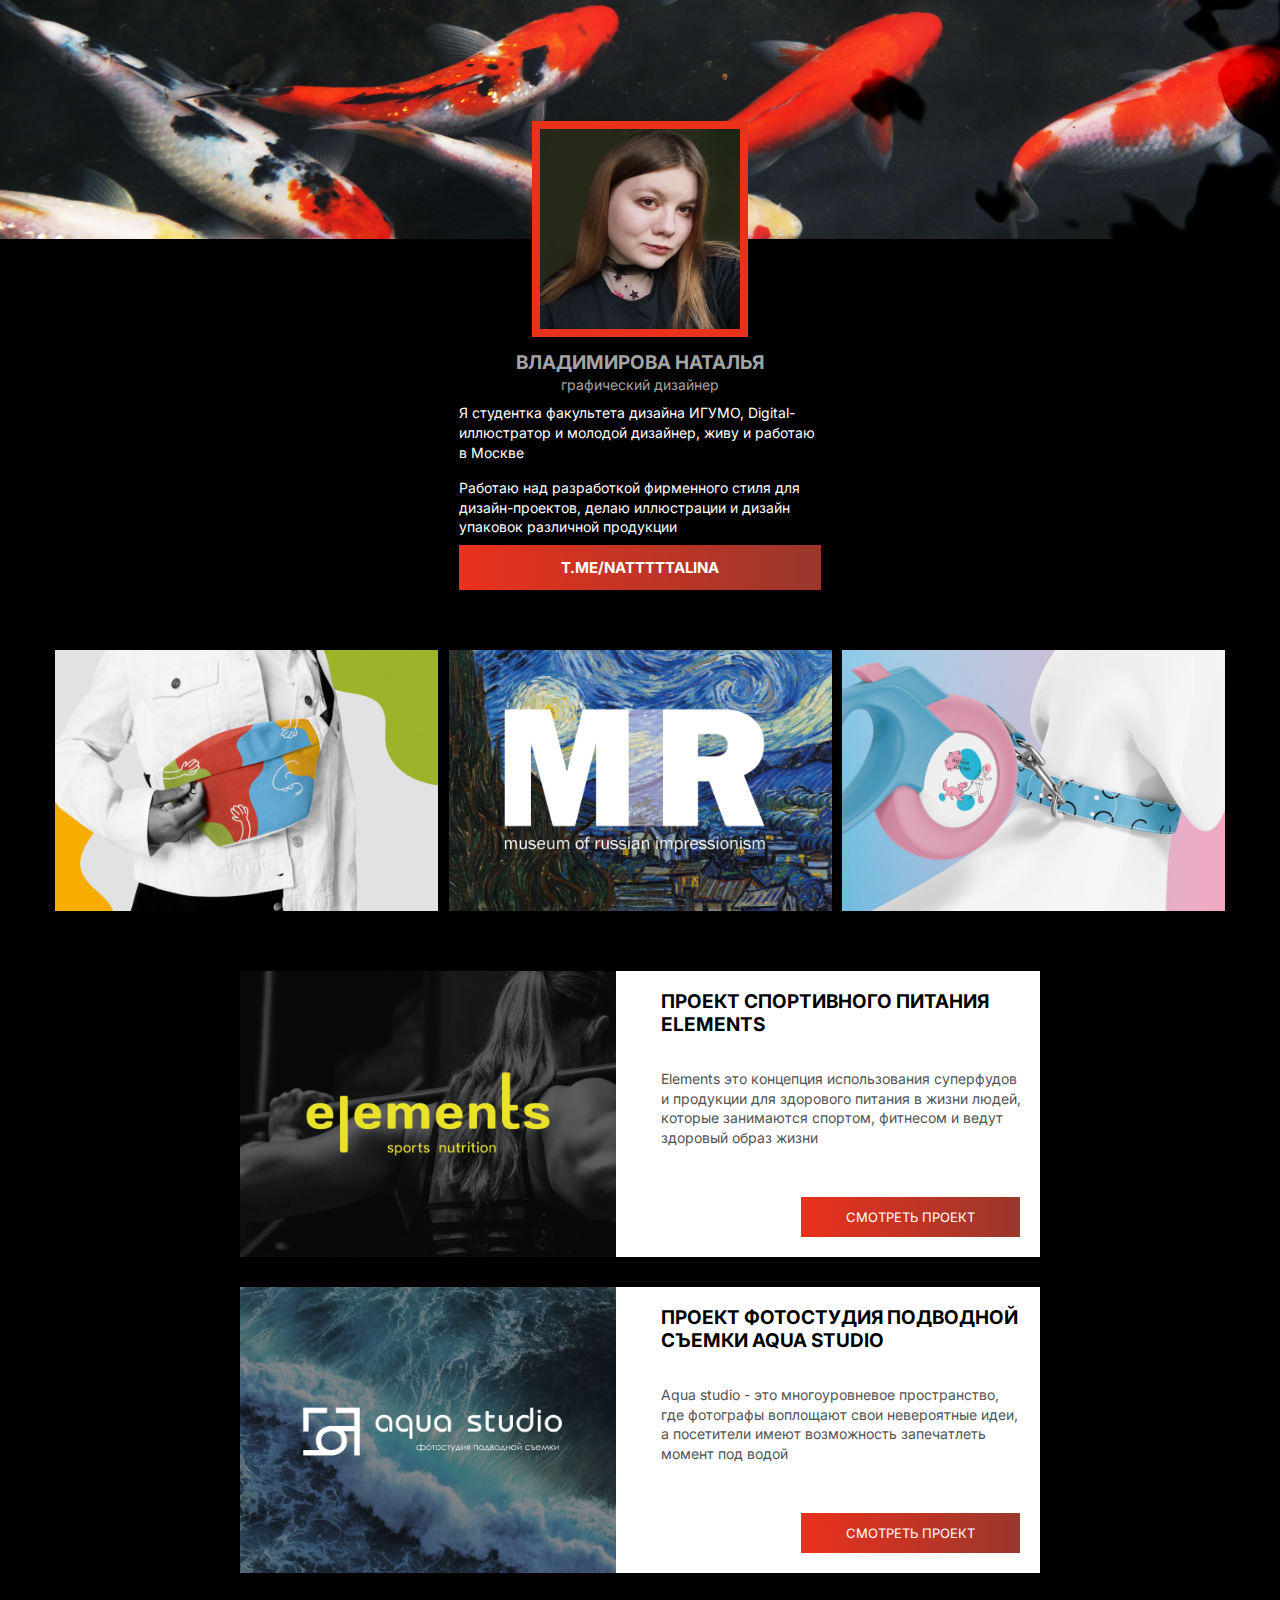
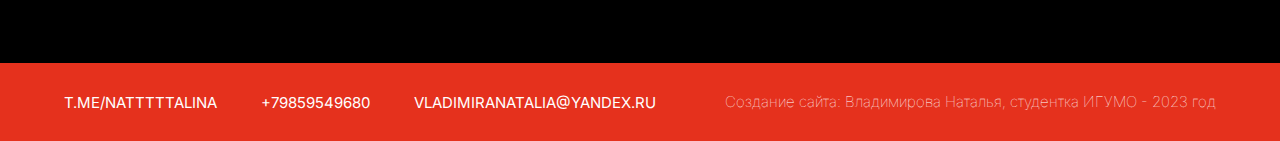
<file: index.html>
<!doctype html>
<html>
<head>
<title>Портфолио Владимирова Наталья</title>
<link href="style.css" type="text/css"  rel="stylesheet">
<meta charset="utf-8">
<link rel="shortcut icon" type="image/x-icon" href="images/favicon.ico">
<link rel="preconnect" href="https://fonts.googleapis.com">
<link rel="preconnect" href="https://fonts.gstatic.com" crossorigin>
<link href="https://fonts.googleapis.com/css2?family=Inter:wght@100;200;300;400;500;600;700;800;900&display=swap" rel="stylesheet">
</head>
<body>
<header>
<section class="profile">
<img src="images/ava.png">
<h1>Владимирова Наталья</h1>
<h2>графический дизайнер</h2>
<p>Я студентка факультета дизайна ИГУМО,
Digital-иллюстратор и молодой дизайнер,
живу и работаю в Москве
</p>
<p>Работаю над разработкой фирменного стиля
для дизайн-проектов, делаю иллюстрации
и дизайн упаковок различной продукции</p>
<a href="https://T.ME/Natttttalina">T.ME/Natttttalina</a>
</section>
</header>
<main>
<section class="ills">
<img src="images/1.png">
<img src="images/2.png">
<img src="images/3.png">
</section>
<section class="portfolio">
<article id="card_2">
<img src="images/4.png">
<h3>ПРОЕКТ СПОРТИВНОГО ПИТАНИЯ ELEMENTS</h3>
<p>Elements это концепция использования
суперфудов и продукции для здорового питания
в жизни людей, которые занимаются спортом,
фитнесом и ведут здоровый образ жизни</p>
<a href="2.html">Смотреть проект</a>
</article>
<article id="card_1">
<img src="images/5.png">
<h3>ПРОЕКТ ФОТОСТУДИЯ ПОДВОДНОЙ СЪЕМКИ AQUA STUDIO</h3>
<p>Aqua studio - это многоуровневое пространство,
где фотографы воплощают свои невероятные идеи,
а посетители имеют возможность запечатлеть
момент под водой</p>
<a href="1.html">Смотреть проект</a>
</article>
</section>
</main>
<footer>
<div class="contacts">
<a href="https://T.ME/Natttttalina">T.ME/Natttttalina</a>
<a href="tel:+79859549680">+79859549680</a>
<a href="mailto:VLADIMIRANATALIA@YANDEX.RU">VLADIMIRANATALIA@YANDEX.RU</a>
</div>
<div class="copyright">
Создание сайта: Владимирова Наталья, студентка ИГУМО - 2023 год
</div>
</footer>
</body>
</html>
</file>
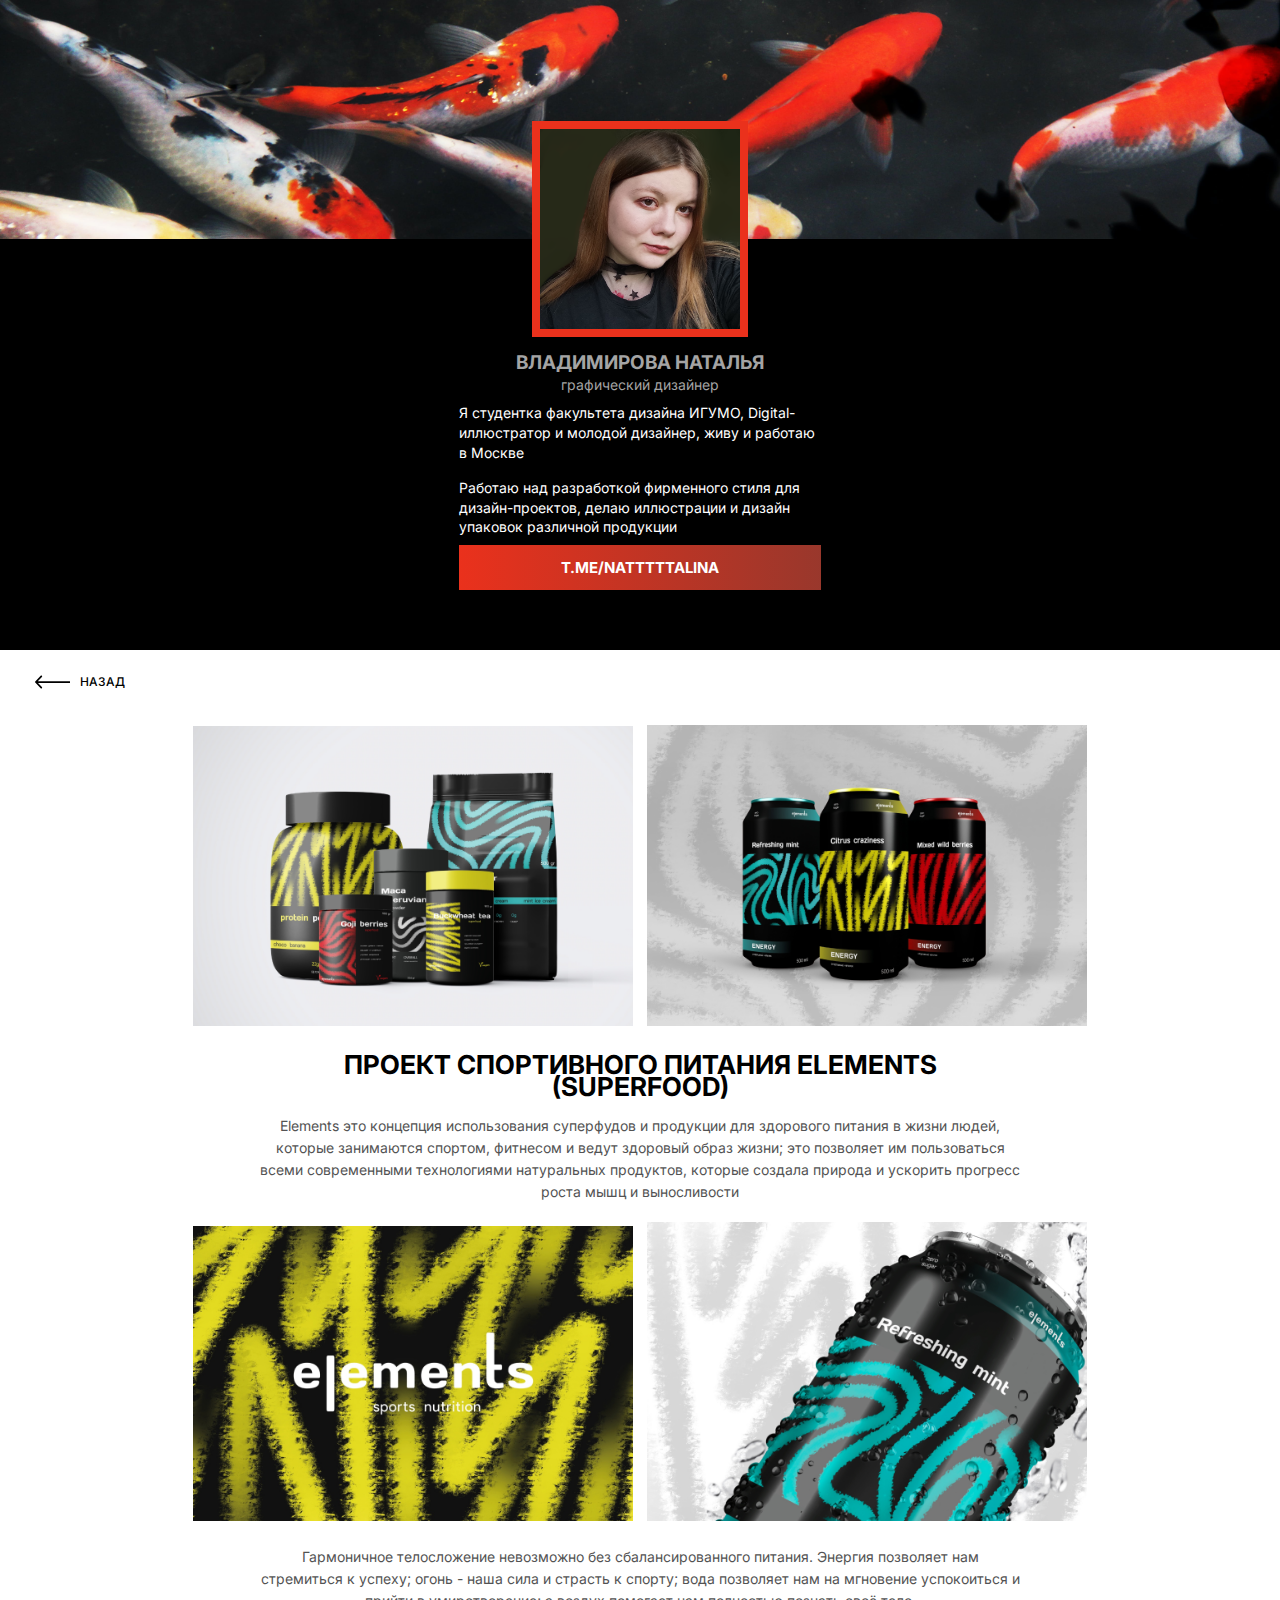
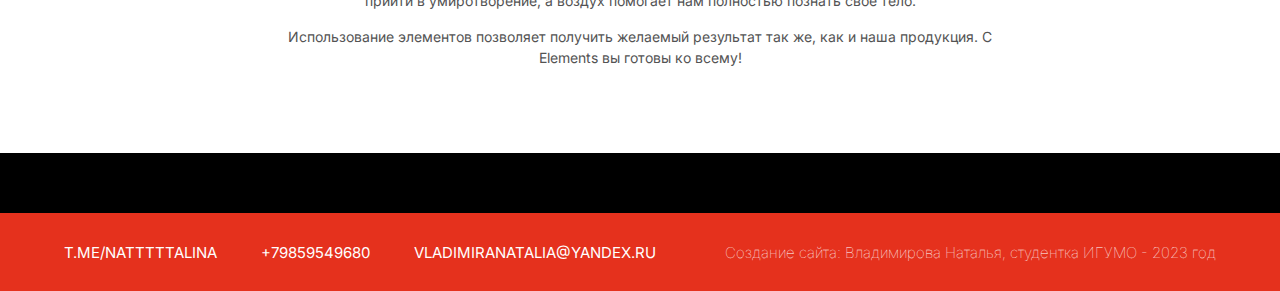
<file: 2.html>
<!doctype html>
<html>
<head>
<title>Проект спортивного питания Elements</title>
<link href="style.css" type="text/css"  rel="stylesheet">
<meta charset="utf-8">
<link rel="shortcut icon" type="image/x-icon" href="images/favicon.ico">
<link rel="preconnect" href="https://fonts.googleapis.com">
<link rel="preconnect" href="https://fonts.gstatic.com" crossorigin>
<link href="https://fonts.googleapis.com/css2?family=Inter:wght@100;200;300;400;500;600;700;800;900&display=swap" rel="stylesheet">
</head>
<body>
<header>
<section class="profile">
<img src="images/ava.png">
<h1>Владимирова Наталья</h1>
<h2>графический дизайнер</h2>
<p>Я студентка факультета дизайна ИГУМО,
Digital-иллюстратор и молодой дизайнер,
живу и работаю в Москве
</p>
<p>Работаю над разработкой фирменного стиля
для дизайн-проектов, делаю иллюстрации
и дизайн упаковок различной продукции</p>
<a href="https://T.ME/Natttttalina">T.ME/Natttttalina</a>
</section>
</header>
<main class="read" id="natalia">
<a href="index.html" class="back"><img src="images/arrow.svg"> назад</a>

<img src="images/1v.png">
<img src="images/2v.png">
<h1>ПРОЕКТ СПОРТИВНОГО ПИТАНИЯ ELEMENTS (SUPERFOOD)</h1>

<p>
Elements это концепция использования суперфудов и продукции для здорового
питания в жизни людей, которые занимаются спортом, фитнесом и ведут здоровый
образ жизни; это позволяет им пользоваться всеми современными технологиями
натуральных продуктов, которые создала природа и ускорить прогресс роста мышц и выносливости
</p>

<img src="images/3v.png">
<img src="images/4v.png">
<p>
Гармоничное телосложение невозможно без сбалансированного питания.
Энергия позволяет нам стремиться к успеху; огонь - наша сила и страсть к спорту;
вода позволяет нам на мгновение успокоиться и прийти в умиротворение;
а воздух помогает нам полностью познать своё тело.</p>
<p>
Использование элементов позволяет получить желаемый результат так же,
как и наша продукция. С Elements вы готовы ко всему!</p>

</main>
<footer>
<div class="contacts">
<a href="https://T.ME/Natttttalina">T.ME/Natttttalina</a>
<a href="tel:+79859549680">+79859549680</a>
<a href="mailto:VLADIMIRANATALIA@YANDEX.RU">VLADIMIRANATALIA@YANDEX.RU</a>
</div>
<div class="copyright">
Создание сайта: Владимирова Наталья, студентка ИГУМО - 2023 год
</div>
</footer>
</body>
</html>
</file>
<file: style.css>
body {
    margin: 0;
    font-family: 'Inter', sans-serif;
    background: black;
}

header {
    width: 100%;
    height: 590px;
    background: url(images/shapka.png);
    background-size: 100% 239px;
    background-repeat: no-repeat;
    display: flex;
    justify-content: center;
    align-items: flex-end;
    margin-bottom: 60px;
}
.profile {
    width: 362px;
    display: flex;
    align-content: flex-start;
    justify-content: center;
    flex-wrap: wrap;
}

.profile img {
    display: block;
    margin: 0 50px;
    /* border-radius: 50%; */
    border: 8px solid #EA311C;
    width: 200px;
}

.profile h1 {
    margin: 0;
    font-weight: 700;
    font-size: 19px;
    line-height: 23px;
    text-transform: uppercase;
    margin-top: 14px;
	color: #A4A4A4;
}

.profile h2 {
margin: 0;
font-weight: 400;
font-size: 14px;
line-height: 154.02%;
text-transform: lowercase;
color: #A4A4A4;
}

.profile p {
    font-weight: 400;
    font-size: 14px;
    line-height: 140.52%;
    color: #ffffff;
    margin: 8px 0;
}

.profile a {
    width: 362px;
    height: 45px;
    background: linear-gradient(90deg, #EA311C 0%, #93382d 107.46%);
    /* border-radius: 7px; */
    display: flex;
    justify-content: center;
    align-items: center;
    font-weight: 700;
    font-size: 15px;
    text-transform: uppercase;
    color: #FFFFFF;
    text-decoration: none;
}
.profile a:hover {
  background: linear-gradient(0deg, #EA311C 0%, #93382d 107.46%);
}

main {
    width: 1170px;
    margin: 0 auto;
}

.ills {
    display: flex;
    justify-content: space-between;
    flex-wrap: nowrap;
        margin-bottom: 60px;
}

.ills img {
    width: 383px;
    /* border-radius: 15px; */
}
 
.portfolio {
    /* visibility: visible; */
    display: flex;
    flex-direction: column;
    align-items: center;
        margin-bottom: 60px;
}

.portfolio article {
    /* visibility: visible; */
    width: 800px;
    display: flex;
    flex-direction: column;
    height: 286px;
    flex-wrap: wrap;
    margin-bottom: 30px;
    background: #FFFFFF;
    /* border: 2px solid #FFBC39; */
    /* border-radius: 23px; */
    /* padding: 10px; */
    box-sizing: border-box;
    position: relative;
}

.portfolio article img {
    width: 376px;
    display: block;
    margin-right: 25px;
}

.portfolio article h3 {
    width: 360px;
    font-weight: 700;
    font-size: 19px;
    line-height: 23px;
    text-transform: uppercase;
}

.portfolio article p {
    font-weight: 400;
    font-size: 14px;
    line-height: 140.52%;
    width: 360px;
    color: #535353;
}

.portfolio article a {
    background: linear-gradient(90deg, #EA311C 0%, #93382d 107.46%);
    /* border-radius: 7px; */
    display: flex;
    width: 219px;
    height: 40px;
    text-transform: uppercase;
    color: #FFFFFF;
    text-decoration: none;
    align-items: center;
    font-size: 13px;
    justify-content: center;
    position: absolute;
    bottom: 20px;
    right: 20px;
}

.portfolio article a:hover {
    background: linear-gradient(0deg, #EA311C 0%, #93382d 107.46%);
}

footer {
    background: url(images/footer1.jpg);
    background: #e5311d;
    width: 100%;
    height: 78px;
    padding: 0 5vw;
    display: flex;
    justify-content: space-between;
    box-sizing: border-box;
    align-items: center;
}
.contacts a {
    text-transform: uppercase;
    color: #FFFFFF;
    text-decoration: none;
    font-size: 15px;
    margin-right: 40px;
}

.contacts a:hover {
    color: #000000;
}

.copyright {
    font-size: 15px;
    color: #FFFFFF;
    font-weight: 100;
}

/* ВНУТРЕННЯЯ СТРАНИЦА */

.read {
    background: #FFFFFF;
    /* border: 2px solid #FFBC39; */
    /* border-radius: 23px; */
    margin-bottom: 60px;
    padding: 70px 130px;
    box-sizing: border-box;
    font-weight: 400;
    font-size: 14px;
    line-height: 156.02%;
    color: #535353;
    position: relative;
    text-align: center;
}


.read img {
    width: 440px;
   /* border-radius: 15px;*/
    margin: 5px;
}

.read h1 {
    text-transform: uppercase;
    color: #000000;
    font-weight: 700;
    font-size: 26px;
}

.read h1, .read p, .read ul {
    padding: 0 130px;
}

.read ul li {
    margin-bottom: 15px;
}

.back {
    position: absolute;
    left: 30px;
    top: 20px;
    display: flex;
    text-transform: uppercase;
    text-decoration: none;
    color: #000000;
    align-items: center;
    font-weight: 500;
    font-size: 12px;
}

.back img {
    width: 35px;
    margin-right: 10px;
}

.back:hover {
opacity: 0.3;
}

#natalia {
	width: 100%;
}
</file>
